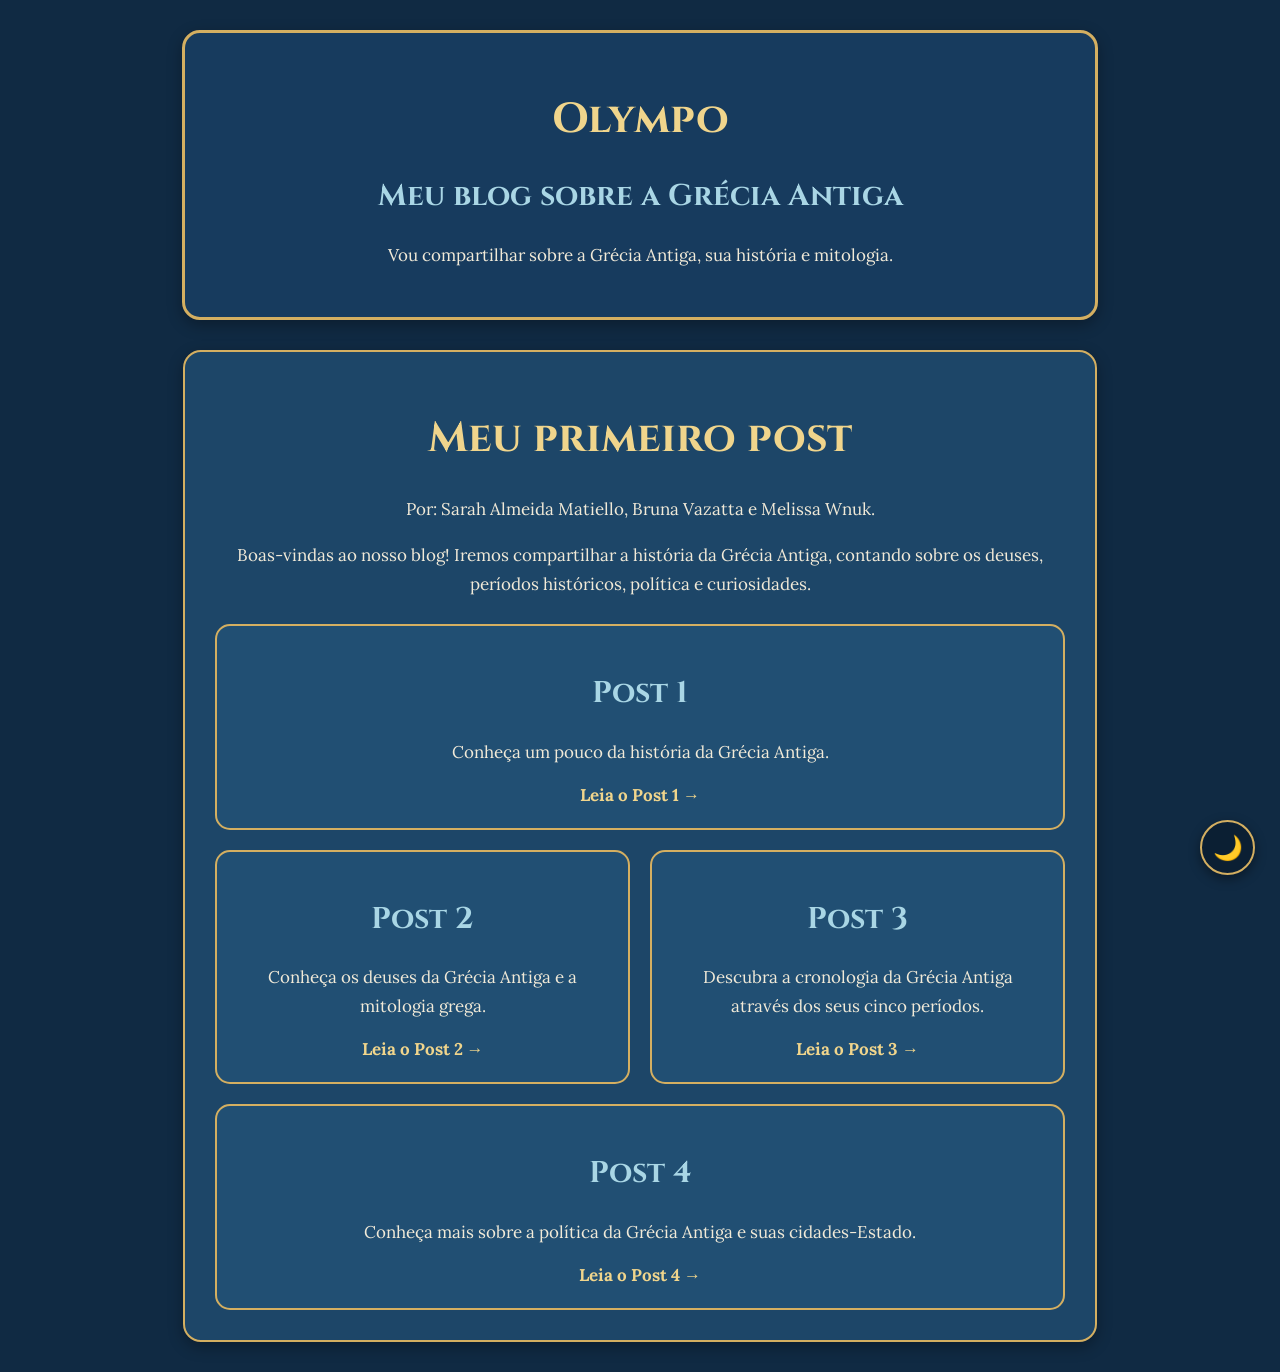
<file: index.html>
<!DOCTYPE html>
<html lang="pt-br">

<head>
    <meta charset="UTF-8">
    <meta name="viewport" content="width=device-width, initial-scale=1.0">

    <title>Olympo</title>

  
    <link rel="preconnect" href="https://fonts.googleapis.com">
    <link rel="preconnect" href="https://fonts.gstatic.com" crossorigin>

    <link href="https://fonts.googleapis.com/css2?family=Cinzel:wght@500;600;700&family=Lora:wght@400;500;600&display=swap" rel="stylesheet">


    <link rel="stylesheet" href="style.css">
</head>

<body>

 
    <div id="abertura">
        <div class="simbolo-tritao">🔱</div>
        <h2>Bem-vindo ao Olimpo</h2>
    </div>


  
    <button id="temaBtn">🌙</button>

    <header>

        <h1>Olympo</h1>

        <h2>Meu blog sobre a Grécia Antiga</h2>

        <p>
            Vou compartilhar sobre a Grécia Antiga,
            sua história e mitologia.
        </p>

    </header>


 
    <main>

        <h1>Meu primeiro post</h1>

        <p>
            Por: Sarah Almeida Matiello, Bruna Vazatta e Melissa Wnuk.
        </p>

        <p>
            Boas-vindas ao nosso blog! Iremos compartilhar
            a história da Grécia Antiga, contando sobre os
            deuses, períodos históricos, política e curiosidades.
        </p>


        <div class="post">

            <h2>Post 1</h2>

            <p>
                Conheça um pouco da história da Grécia Antiga.
            </p>

            <a href="post1.html">
                Leia o Post 1 →
            </a>

        </div>



        <div class="linha-posts">


            <!-- POST 2 -->
            <div class="post">

                <h2>Post 2</h2>

                <p>
                    Conheça os deuses da Grécia Antiga
                    e a mitologia grega.
                </p>

                <a href="post2.html">
                    Leia o Post 2 →
                </a>

            </div>



            <div class="post">

                <h2>Post 3</h2>

                <p>
                    Descubra a cronologia da Grécia Antiga
                    através dos seus cinco períodos.
                </p>

                <a href="post3.html">
                    Leia o Post 3 →
                </a>

            </div>

        </div>


 
        <div class="post post4">

            <h2>Post 4</h2>

            <p>
                Conheça mais sobre a política da
                Grécia Antiga e suas cidades-Estado.
            </p>

            <a href="post4.html">
                Leia o Post 4 →
            </a>

        </div>

    </main>


    <script src="script.js"></script>

</body>

</html>
</file>
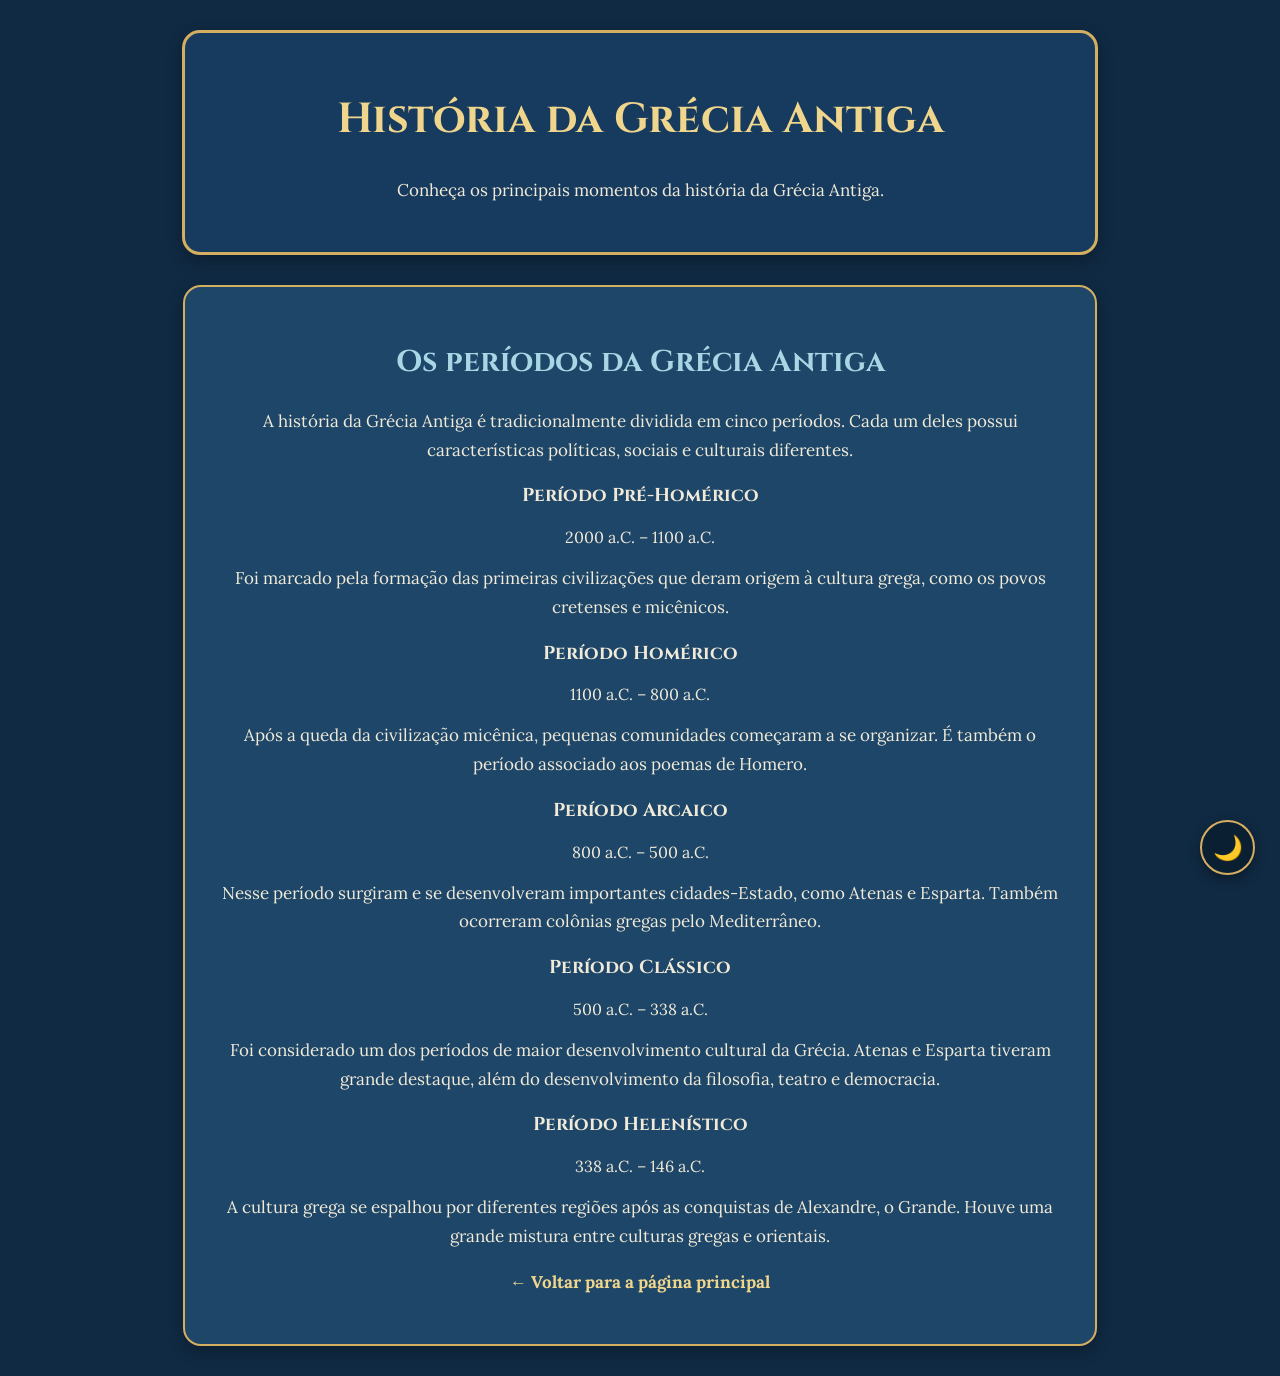
<file: post1.html>
<!DOCTYPE html>
<html lang="pt-br">

<head>
    <meta charset="UTF-8">
    <meta name="viewport" content="width=device-width, initial-scale=1.0">

    <title>História da Grécia Antiga - Olympo</title>

    <link rel="preconnect" href="https://fonts.googleapis.com">
    <link rel="preconnect" href="https://fonts.gstatic.com" crossorigin>

    <link href="https://fonts.googleapis.com/css2?family=Cinzel:wght@500;600;700&family=Lora:wght@400;500;600&display=swap" rel="stylesheet">

    <link rel="stylesheet" href="style.css">
</head>

<body>

    <button id="temaBtn">🌙</button>

    <header>

        <h1>História da Grécia Antiga</h1>

        <p>
            Conheça os principais momentos da história
            da Grécia Antiga.
        </p>

    </header>


    <main>

        <h2>Os períodos da Grécia Antiga</h2>

        <p>
            A história da Grécia Antiga é tradicionalmente
            dividida em cinco períodos. Cada um deles possui
            características políticas, sociais e culturais
            diferentes.
        </p>


        <div class="linha-do-tempo">

            <div class="periodo">

                <div class="conteudo">

                    <h3>Período Pré-Homérico</h3>

                    <span>2000 a.C. – 1100 a.C.</span>

                    <p>
                        Foi marcado pela formação das primeiras
                        civilizações que deram origem à cultura
                        grega, como os povos cretenses e micênicos.
                    </p>

                </div>

            </div>


            <div class="periodo">

                <div class="conteudo">

                    <h3>Período Homérico</h3>

                    <span>1100 a.C. – 800 a.C.</span>

                    <p>
                        Após a queda da civilização micênica,
                        pequenas comunidades começaram a se
                        organizar. É também o período associado
                        aos poemas de Homero.
                    </p>

                </div>

            </div>


            <div class="periodo">

                <div class="conteudo">

                    <h3>Período Arcaico</h3>

                    <span>800 a.C. – 500 a.C.</span>

                    <p>
                        Nesse período surgiram e se desenvolveram
                        importantes cidades-Estado, como Atenas
                        e Esparta. Também ocorreram colônias
                        gregas pelo Mediterrâneo.
                    </p>

                </div>

            </div>


            <div class="periodo">

                <div class="conteudo">

                    <h3>Período Clássico</h3>

                    <span>500 a.C. – 338 a.C.</span>

                    <p>
                        Foi considerado um dos períodos de maior
                        desenvolvimento cultural da Grécia.
                        Atenas e Esparta tiveram grande destaque,
                        além do desenvolvimento da filosofia,
                        teatro e democracia.
                    </p>

                </div>

            </div>


            <div class="periodo">

                <div class="conteudo">

                    <h3>Período Helenístico</h3>

                    <span>338 a.C. – 146 a.C.</span>

                    <p>
                        A cultura grega se espalhou por diferentes
                        regiões após as conquistas de Alexandre,
                        o Grande. Houve uma grande mistura entre
                        culturas gregas e orientais.
                    </p>

                </div>

            </div>

        </div>


        <p>
            <a href="index.html">← Voltar para a página principal</a>
        </p>

    </main>


    <script src="script.js"></script>

</body>

</html>
</file>
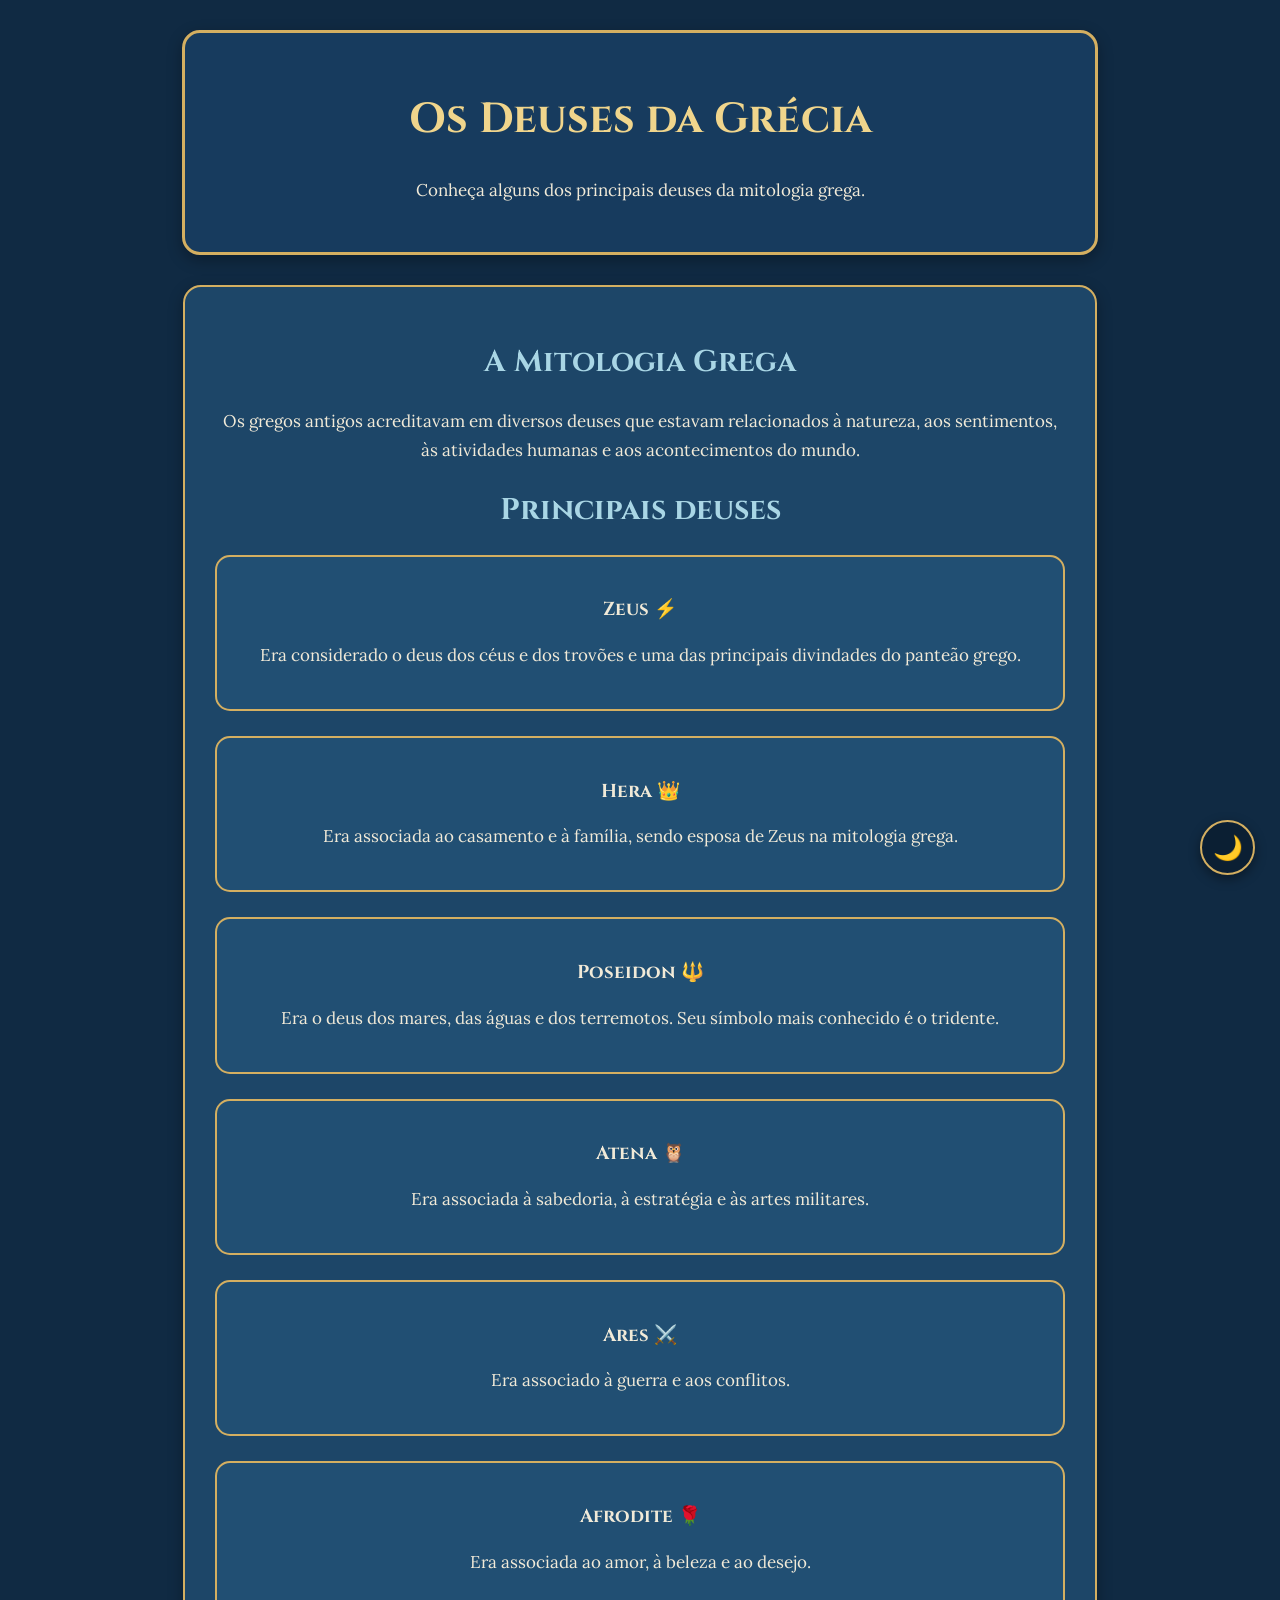
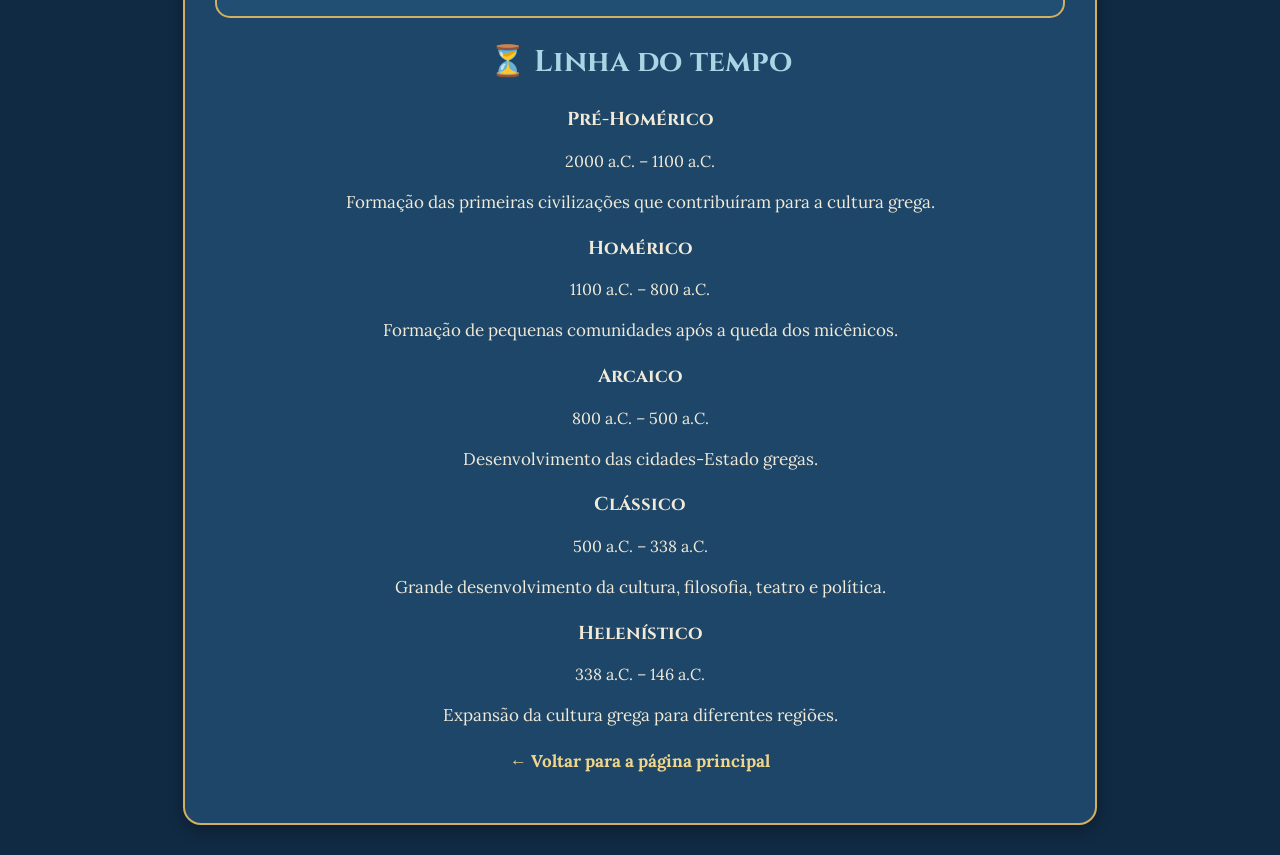
<file: post2.html>
<!DOCTYPE html>
<html lang="pt-br">

<head>
    <meta charset="UTF-8">
    <meta name="viewport" content="width=device-width, initial-scale=1.0">

    <title>Os Deuses da Grécia - Olympo</title>

    <link rel="preconnect" href="https://fonts.googleapis.com">
    <link rel="preconnect" href="https://fonts.gstatic.com" crossorigin>

    <link href="https://fonts.googleapis.com/css2?family=Cinzel:wght@500;600;700&family=Lora:wght@400;500;600&display=swap" rel="stylesheet">

    <link rel="stylesheet" href="style.css">
</head>

<body>

    <button id="temaBtn">🌙</button>

    <header>

        <h1>Os Deuses da Grécia</h1>

        <p>
            Conheça alguns dos principais deuses
            da mitologia grega.
        </p>

    </header>


    <main>

        <h2>A Mitologia Grega</h2>

        <p>
            Os gregos antigos acreditavam em diversos deuses
            que estavam relacionados à natureza, aos sentimentos,
            às atividades humanas e aos acontecimentos do mundo.
        </p>


        <h2>Principais deuses</h2>


        <div class="post">

            <h3>Zeus ⚡</h3>

            <p>
                Era considerado o deus dos céus e dos trovões
                e uma das principais divindades do panteão grego.
            </p>

        </div>


        <div class="post">

            <h3>Hera 👑</h3>

            <p>
                Era associada ao casamento e à família,
                sendo esposa de Zeus na mitologia grega.
            </p>

        </div>


        <div class="post">

            <h3>Poseidon 🔱</h3>

            <p>
                Era o deus dos mares, das águas e dos terremotos.
                Seu símbolo mais conhecido é o tridente.
            </p>

        </div>


        <div class="post">

            <h3>Atena 🦉</h3>

            <p>
                Era associada à sabedoria, à estratégia
                e às artes militares.
            </p>

        </div>


        <div class="post">

            <h3>Ares ⚔️</h3>

            <p>
                Era associado à guerra e aos conflitos.
            </p>

        </div>


        <div class="post">

            <h3>Afrodite 🌹</h3>

            <p>
                Era associada ao amor, à beleza e ao desejo.
            </p>

        </div>


        <h2>⏳ Linha do tempo</h2>

        <div class="linha-do-tempo">

            <div class="periodo">
                <div class="conteudo">
                    <h3>Pré-Homérico</h3>
                    <span>2000 a.C. – 1100 a.C.</span>
                    <p>
                        Formação das primeiras civilizações
                        que contribuíram para a cultura grega.
                    </p>
                </div>
            </div>


            <div class="periodo">
                <div class="conteudo">
                    <h3>Homérico</h3>
                    <span>1100 a.C. – 800 a.C.</span>
                    <p>
                        Formação de pequenas comunidades
                        após a queda dos micênicos.
                    </p>
                </div>
            </div>


            <div class="periodo">
                <div class="conteudo">
                    <h3>Arcaico</h3>
                    <span>800 a.C. – 500 a.C.</span>
                    <p>
                        Desenvolvimento das cidades-Estado
                        gregas.
                    </p>
                </div>
            </div>


            <div class="periodo">
                <div class="conteudo">
                    <h3>Clássico</h3>
                    <span>500 a.C. – 338 a.C.</span>
                    <p>
                        Grande desenvolvimento da cultura,
                        filosofia, teatro e política.
                    </p>
                </div>
            </div>


            <div class="periodo">
                <div class="conteudo">
                    <h3>Helenístico</h3>
                    <span>338 a.C. – 146 a.C.</span>
                    <p>
                        Expansão da cultura grega para
                        diferentes regiões.
                    </p>
                </div>
            </div>

        </div>


        <p>
            <a href="index.html">← Voltar para a página principal</a>
        </p>

    </main>


    <script src="script.js"></script>

</body>

</html>
</file>
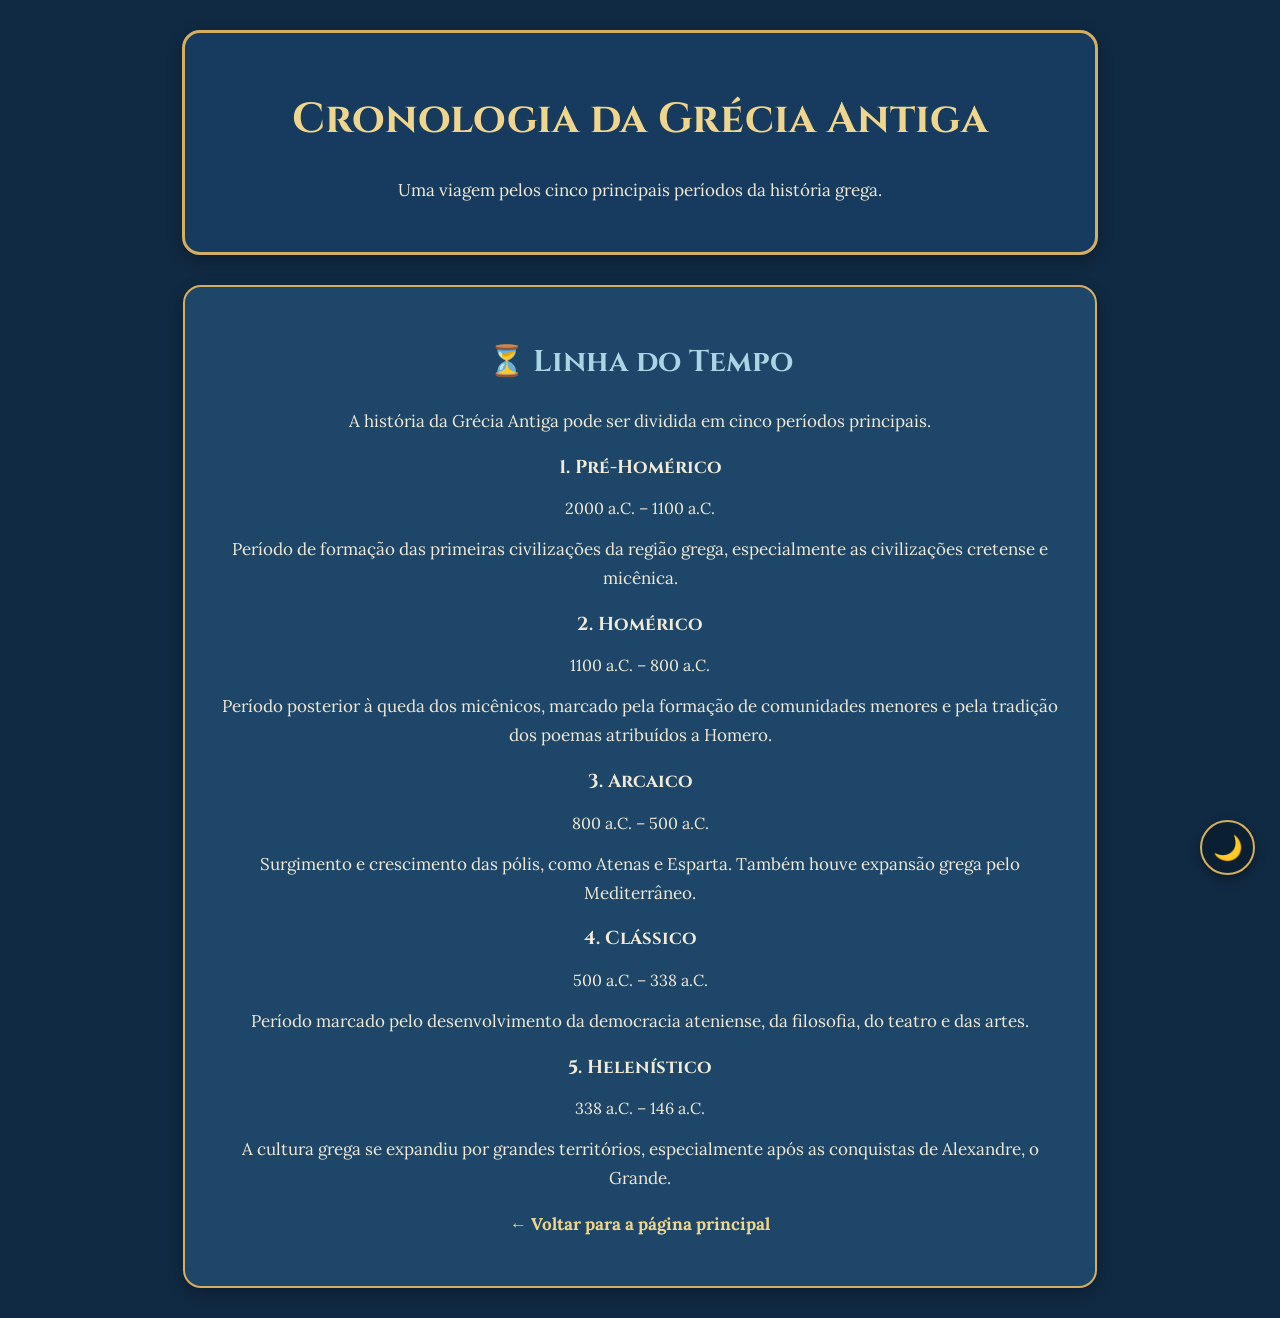
<file: post3.html>
<!DOCTYPE html>
<html lang="pt-br">

<head>
    <meta charset="UTF-8">
    <meta name="viewport" content="width=device-width, initial-scale=1.0">

    <title>Cronologia da Grécia Antiga - Olympo</title>

    <link rel="preconnect" href="https://fonts.googleapis.com">
    <link rel="preconnect" href="https://fonts.gstatic.com" crossorigin>

    <link href="https://fonts.googleapis.com/css2?family=Cinzel:wght@500;600;700&family=Lora:wght@400;500;600&display=swap" rel="stylesheet">

    <link rel="stylesheet" href="style.css">
</head>

<body>

    <button id="temaBtn">🌙</button>

    <header>

        <h1>Cronologia da Grécia Antiga</h1>

        <p>
            Uma viagem pelos cinco principais períodos
            da história grega.
        </p>

    </header>


    <main>

        <h2>⏳ Linha do Tempo</h2>

        <p>
            A história da Grécia Antiga pode ser dividida
            em cinco períodos principais.
        </p>


        <div class="linha-do-tempo">


            <div class="periodo">

                <div class="conteudo">

                    <h3>1. Pré-Homérico</h3>

                    <span>2000 a.C. – 1100 a.C.</span>

                    <p>
                        Período de formação das primeiras
                        civilizações da região grega,
                        especialmente as civilizações
                        cretense e micênica.
                    </p>

                </div>

            </div>


            <div class="periodo">

                <div class="conteudo">

                    <h3>2. Homérico</h3>

                    <span>1100 a.C. – 800 a.C.</span>

                    <p>
                        Período posterior à queda dos micênicos,
                        marcado pela formação de comunidades
                        menores e pela tradição dos poemas
                        atribuídos a Homero.
                    </p>

                </div>

            </div>


            <div class="periodo">

                <div class="conteudo">

                    <h3>3. Arcaico</h3>

                    <span>800 a.C. – 500 a.C.</span>

                    <p>
                        Surgimento e crescimento das pólis,
                        como Atenas e Esparta. Também houve
                        expansão grega pelo Mediterrâneo.
                    </p>

                </div>

            </div>


            <div class="periodo">

                <div class="conteudo">

                    <h3>4. Clássico</h3>

                    <span>500 a.C. – 338 a.C.</span>

                    <p>
                        Período marcado pelo desenvolvimento
                        da democracia ateniense, da filosofia,
                        do teatro e das artes.
                    </p>

                </div>

            </div>


            <div class="periodo">

                <div class="conteudo">

                    <h3>5. Helenístico</h3>

                    <span>338 a.C. – 146 a.C.</span>

                    <p>
                        A cultura grega se expandiu por grandes
                        territórios, especialmente após as
                        conquistas de Alexandre, o Grande.
                    </p>

                </div>

            </div>


        </div>


        <p>
            <a href="index.html">← Voltar para a página principal</a>
        </p>

    </main>


    <script src="script.js"></script>

</body>

</html>
</file>
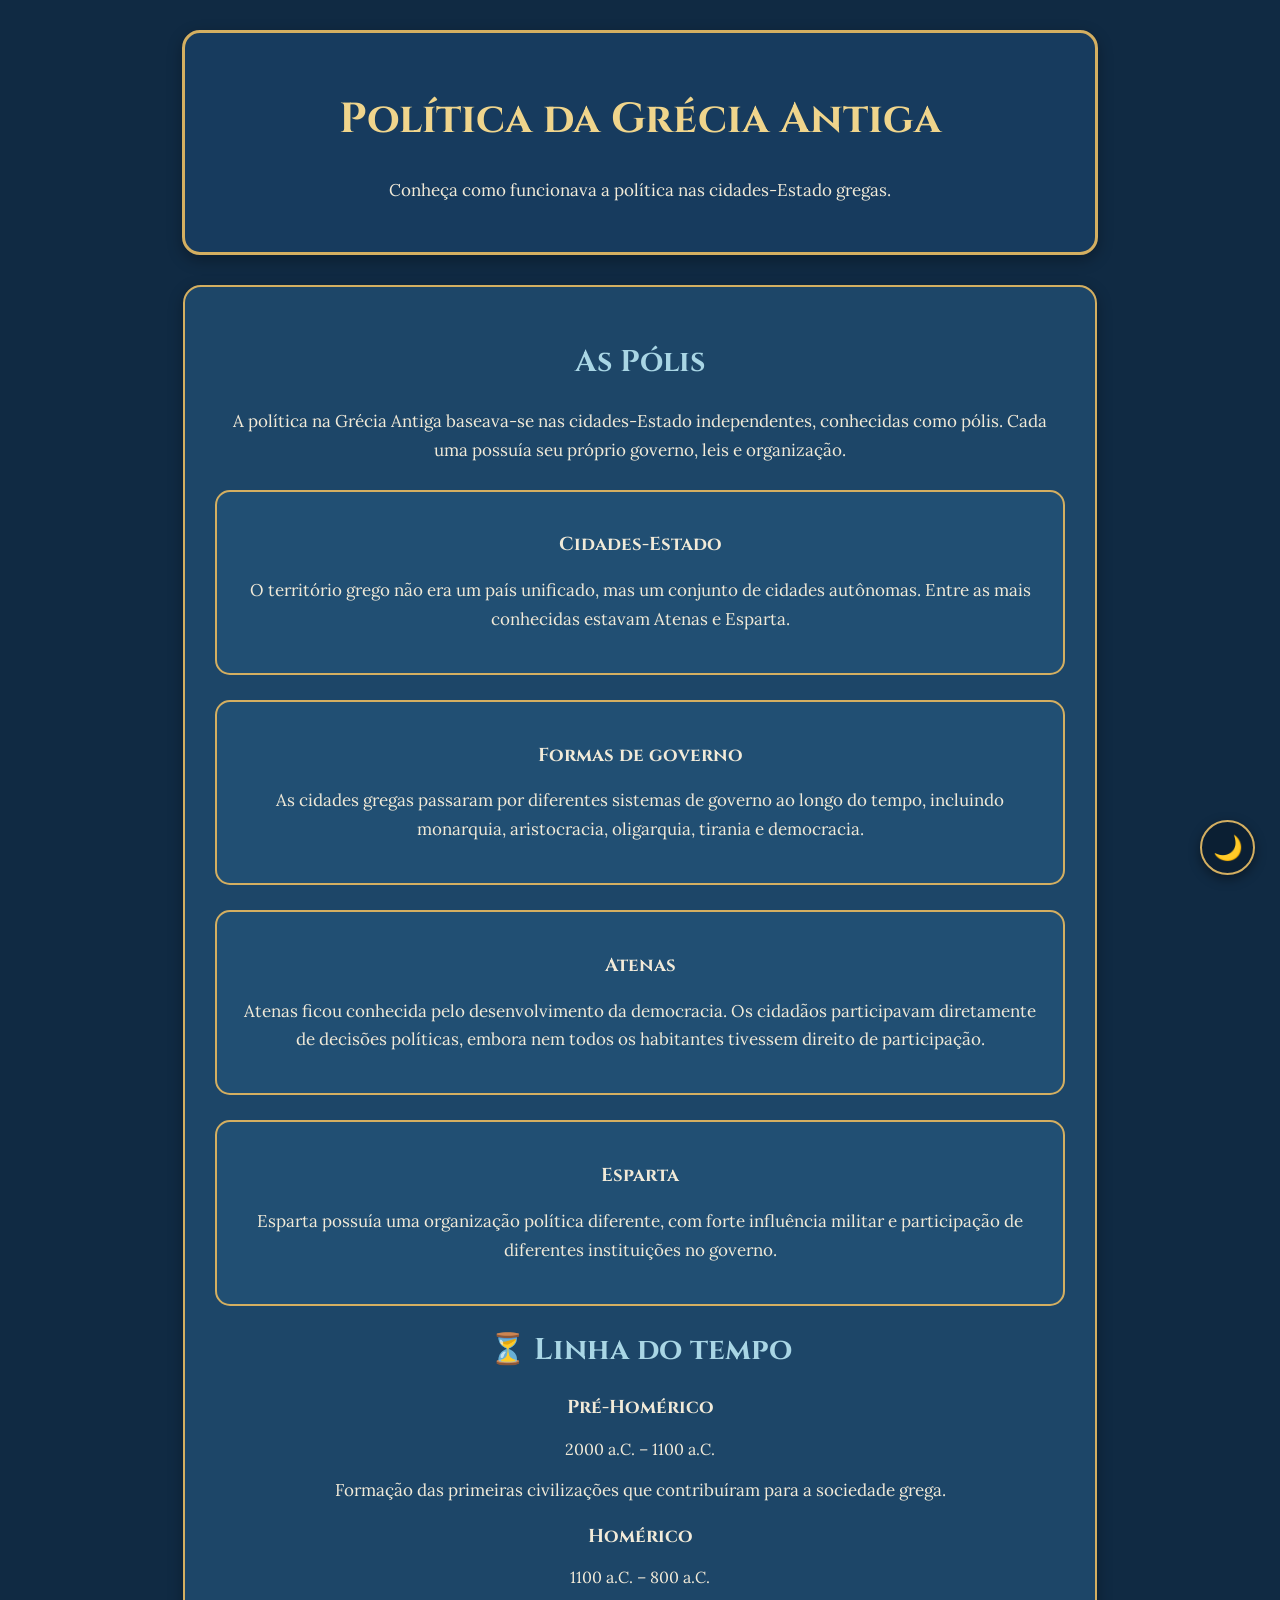
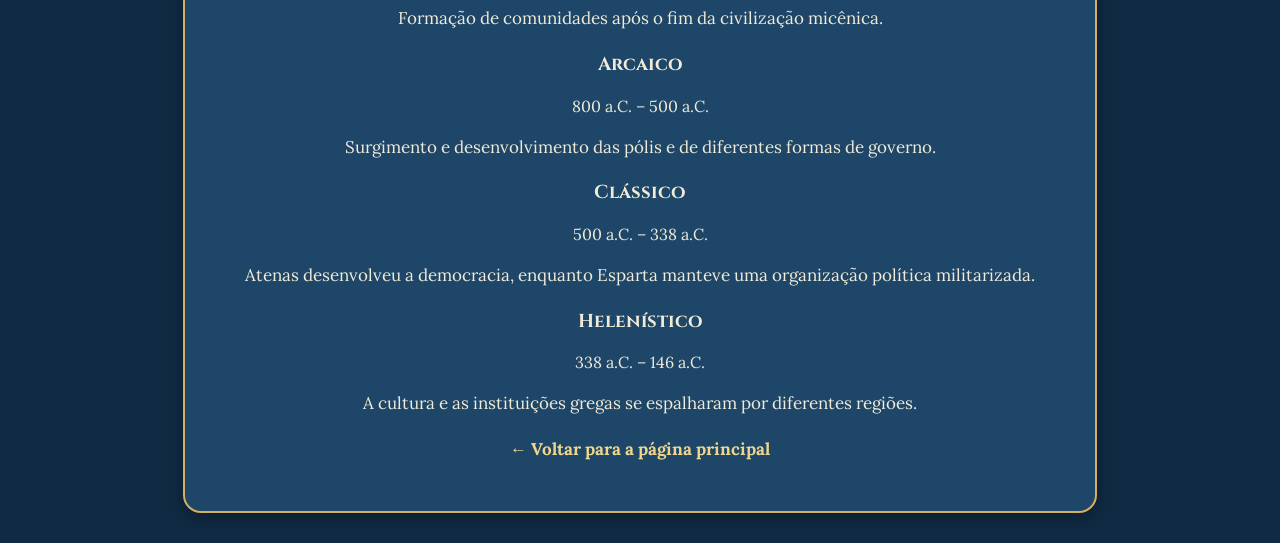
<file: post4.html>
<!DOCTYPE html>
<html lang="pt-br">

<head>
    <meta charset="UTF-8">
    <meta name="viewport" content="width=device-width, initial-scale=1.0">

    <title>Política da Grécia Antiga - Olympo</title>

    <link rel="preconnect" href="https://fonts.googleapis.com">
    <link rel="preconnect" href="https://fonts.gstatic.com" crossorigin>

    <link href="https://fonts.googleapis.com/css2?family=Cinzel:wght@500;600;700&family=Lora:wght@400;500;600&display=swap" rel="stylesheet">

    <link rel="stylesheet" href="style.css">
</head>

<body>

    <button id="temaBtn">🌙</button>

    <header>

        <h1>Política da Grécia Antiga</h1>

        <p>
            Conheça como funcionava a política
            nas cidades-Estado gregas.
        </p>

    </header>


    <main>

        <h2>As Pólis</h2>

        <p>
            A política na Grécia Antiga baseava-se nas
            cidades-Estado independentes, conhecidas como
            pólis. Cada uma possuía seu próprio governo,
            leis e organização.
        </p>


        <div class="post">

            <h3>Cidades-Estado</h3>

            <p>
                O território grego não era um país unificado,
                mas um conjunto de cidades autônomas.
                Entre as mais conhecidas estavam Atenas
                e Esparta.
            </p>

        </div>


        <div class="post">

            <h3>Formas de governo</h3>

            <p>
                As cidades gregas passaram por diferentes
                sistemas de governo ao longo do tempo,
                incluindo monarquia, aristocracia, oligarquia,
                tirania e democracia.
            </p>

        </div>


        <div class="post">

            <h3>Atenas</h3>

            <p>
                Atenas ficou conhecida pelo desenvolvimento
                da democracia. Os cidadãos participavam
                diretamente de decisões políticas, embora
                nem todos os habitantes tivessem direito
                de participação.
            </p>

        </div>


        <div class="post">

            <h3>Esparta</h3>

            <p>
                Esparta possuía uma organização política
                diferente, com forte influência militar
                e participação de diferentes instituições
                no governo.
            </p>

        </div>


        <h2>⏳ Linha do tempo</h2>

        <div class="linha-do-tempo">


            <div class="periodo">

                <div class="conteudo">

                    <h3>Pré-Homérico</h3>

                    <span>2000 a.C. – 1100 a.C.</span>

                    <p>
                        Formação das primeiras civilizações
                        que contribuíram para a sociedade grega.
                    </p>

                </div>

            </div>


            <div class="periodo">

                <div class="conteudo">

                    <h3>Homérico</h3>

                    <span>1100 a.C. – 800 a.C.</span>

                    <p>
                        Formação de comunidades após
                        o fim da civilização micênica.
                    </p>

                </div>

            </div>


            <div class="periodo">

                <div class="conteudo">

                    <h3>Arcaico</h3>

                    <span>800 a.C. – 500 a.C.</span>

                    <p>
                        Surgimento e desenvolvimento das
                        pólis e de diferentes formas de governo.
                    </p>

                </div>

            </div>


            <div class="periodo">

                <div class="conteudo">

                    <h3>Clássico</h3>

                    <span>500 a.C. – 338 a.C.</span>

                    <p>
                        Atenas desenvolveu a democracia,
                        enquanto Esparta manteve uma
                        organização política militarizada.
                    </p>

                </div>

            </div>


            <div class="periodo">

                <div class="conteudo">

                    <h3>Helenístico</h3>

                    <span>338 a.C. – 146 a.C.</span>

                    <p>
                        A cultura e as instituições gregas
                        se espalharam por diferentes regiões.
                    </p>

                </div>

            </div>


        </div>


        <p>
            <a href="index.html">← Voltar para a página principal</a>
        </p>

    </main>


    <script src="script.js"></script>

</body>

</html>
</file>
<file: style.css>
body {
    margin: 0;
    padding: 30px;

    background-color: #102a43;
    color: #f1ead8;

    font-family: 'Lora', serif;
    text-align: center;

    transition: background-color 0.4s, color 0.4s;
}


h1,
h2,
h3 {
    font-family: 'Cinzel', serif;
}

h1 {
    color: #f0d58c;
    font-size: 42px;
}

h2 {
    color: #a9d6e5;
    font-size: 30px;
}

p {
    font-size: 17px;
    line-height: 1.7;
}


header {
    max-width: 850px;

    margin: 0 auto 30px;

    padding: 30px;

    background-color: #173b5e;

    border: 3px solid #d4af61;

    border-radius: 18px;

    box-shadow: 0 5px 15px rgba(0, 0, 0, 0.3);
}



main {
    max-width: 850px;

    margin: 0 auto;

    padding: 30px;

    background-color: #1d4668;

    border-radius: 18px;

    border: 2px solid #d4af61;

    box-shadow: 0 5px 15px rgba(0, 0, 0, 0.3);
}



.post {
    margin-top: 25px;

    padding: 22px;

    background-color: #214f73;

    border: 2px solid #d4af61;

    border-radius: 15px;

    transition: 0.3s;
}



.post:hover {
    transform: translateY(-4px);

    box-shadow: 0 7px 18px rgba(0, 0, 0, 0.3);
}


.linha-posts {
    display: flex;

    gap: 20px;

    margin-top: 20px;
}


.linha-posts .post {
    flex: 1;

    margin-top: 0;
}




.post4 {
    margin-top: 20px;
}




a {
    color: #f0d58c;

    text-decoration: none;

    font-weight: bold;

    font-size: 17px;

    transition: 0.3s;
}


a:hover {
    color: #ffffff;

    text-decoration: underline;
}



#temaBtn {
    position: fixed;

    right: 25px;

    bottom: 25px;

    width: 55px;

    height: 55px;

    border: 2px solid #d4af61;

    border-radius: 50%;

    background-color: #0b1f33;

    color: white;

    font-size: 24px;

    cursor: pointer;

    box-shadow: 0 4px 12px rgba(0, 0, 0, 0.4);

    z-index: 3000;

    transition: 0.3s;
}


#temaBtn:hover {
    transform: scale(1.1);
}




#abertura {
    position: fixed;

    inset: 0;

    background-color: #0b1f33;

    display: flex;

    flex-direction: column;

    justify-content: center;

    align-items: center;

    z-index: 2000;

    animation: desaparecer 1s ease 2s forwards;
}


/* TRIDENTE */

.simbolo-tritao {
    font-size: 90px;

    animation: aparecer 1.5s ease;
}


#abertura h2 {
    color: #f0d58c;

    margin-top: 15px;
}



@keyframes aparecer {

    from {
        opacity: 0;

        transform: scale(0.5);
    }

    to {
        opacity: 1;

        transform: scale(1);
    }

}


@keyframes desaparecer {

    to {
        opacity: 0;

        visibility: hidden;
    }

}



body.tema-escuro {

    background-color: #050b12;

    color: #e7e0cf;
}


body.tema-escuro header {

    background-color: #0c1824;

    border-color: #c9a85b;
}


body.tema-escuro main {

    background-color: #101f2d;

    border-color: #c9a85b;
}


body.tema-escuro h1,
body.tema-escuro h2,
body.tema-escuro h3 {

    color: #f0d58c;
}


body.tema-escuro p {

    color: #e7e0cf;
}


body.tema-escuro .post {

    background-color: #14283a;

    border-color: #c9a85b;
}


body.tema-escuro a {

    color: #f0d58c;
}


body.tema-escuro #temaBtn {

    background-color: #f0d58c;

    color: #0b1f33;
}



@media (max-width: 600px) {

    body {
        padding: 15px;
    }


    h1 {
        font-size: 32px;
    }


    h2 {
        font-size: 24px;
    }


    .linha-posts {
        flex-direction: column;
    }

}
</file>
